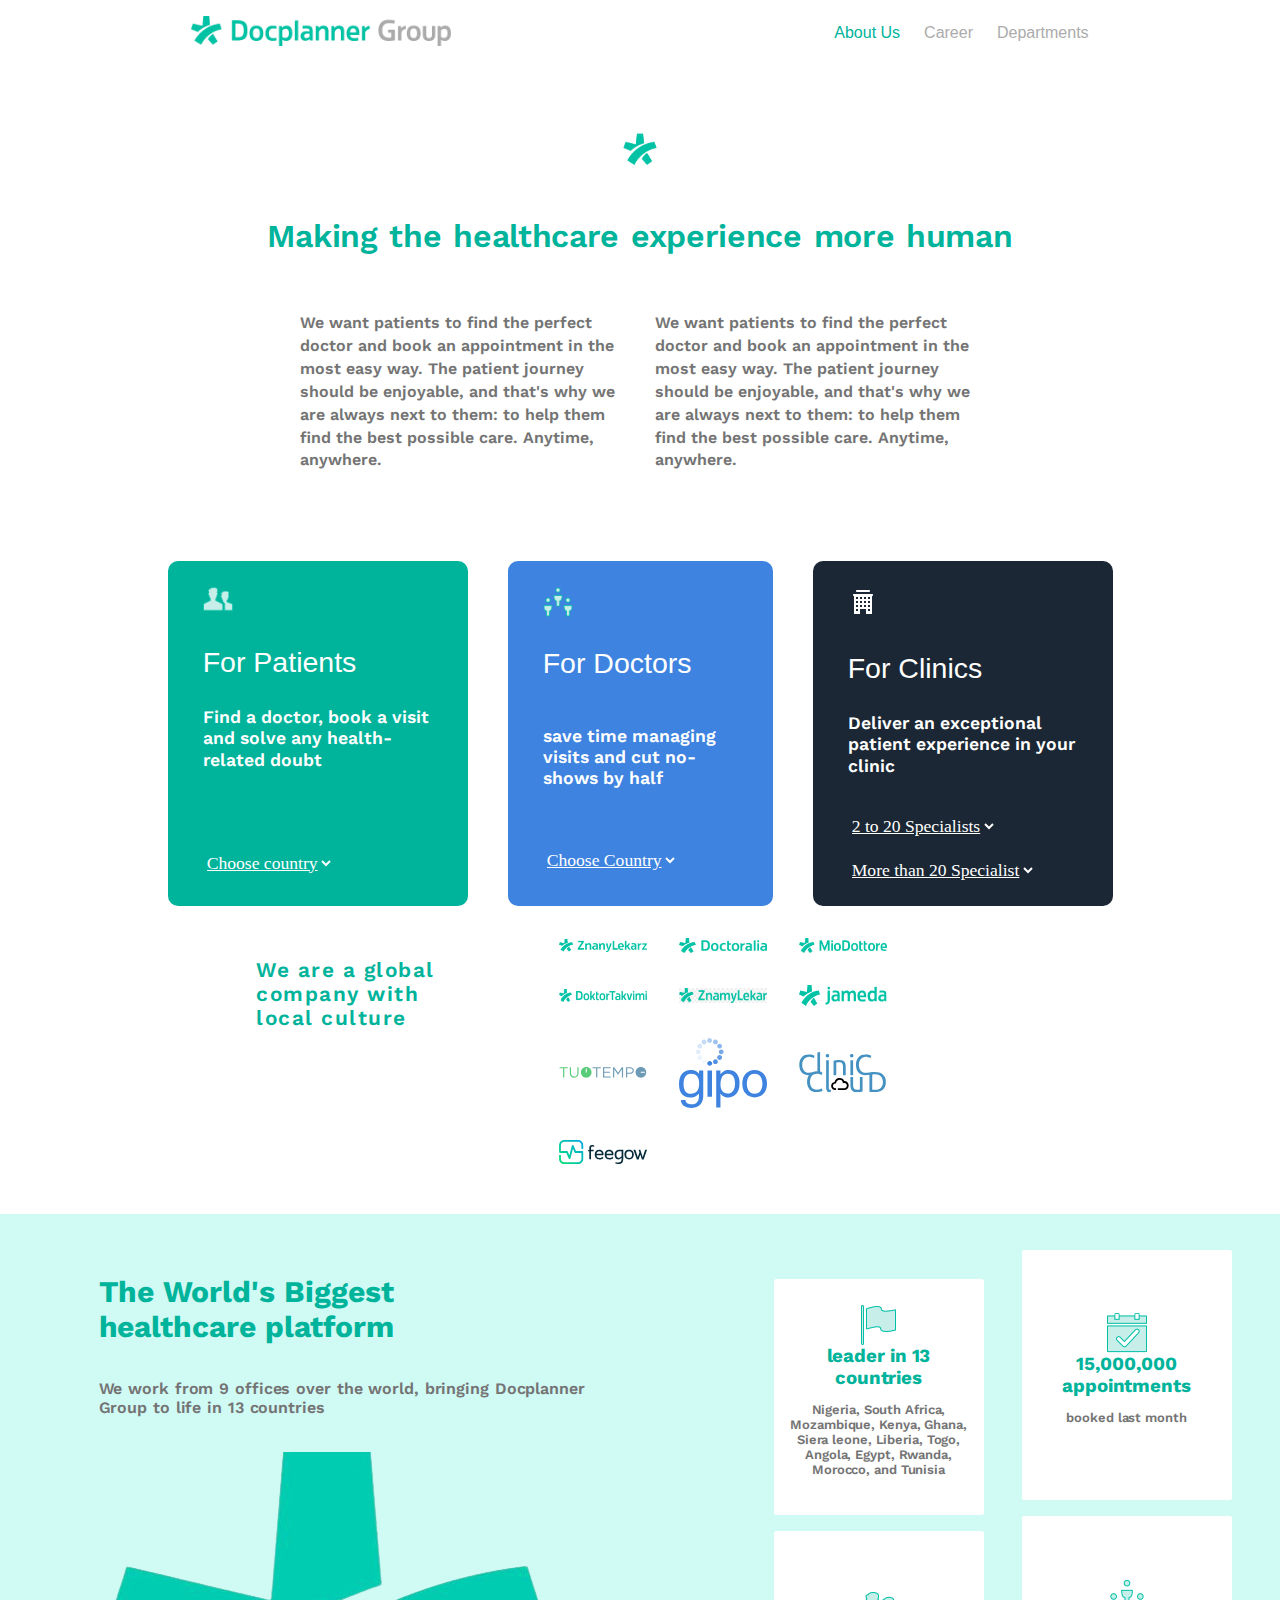
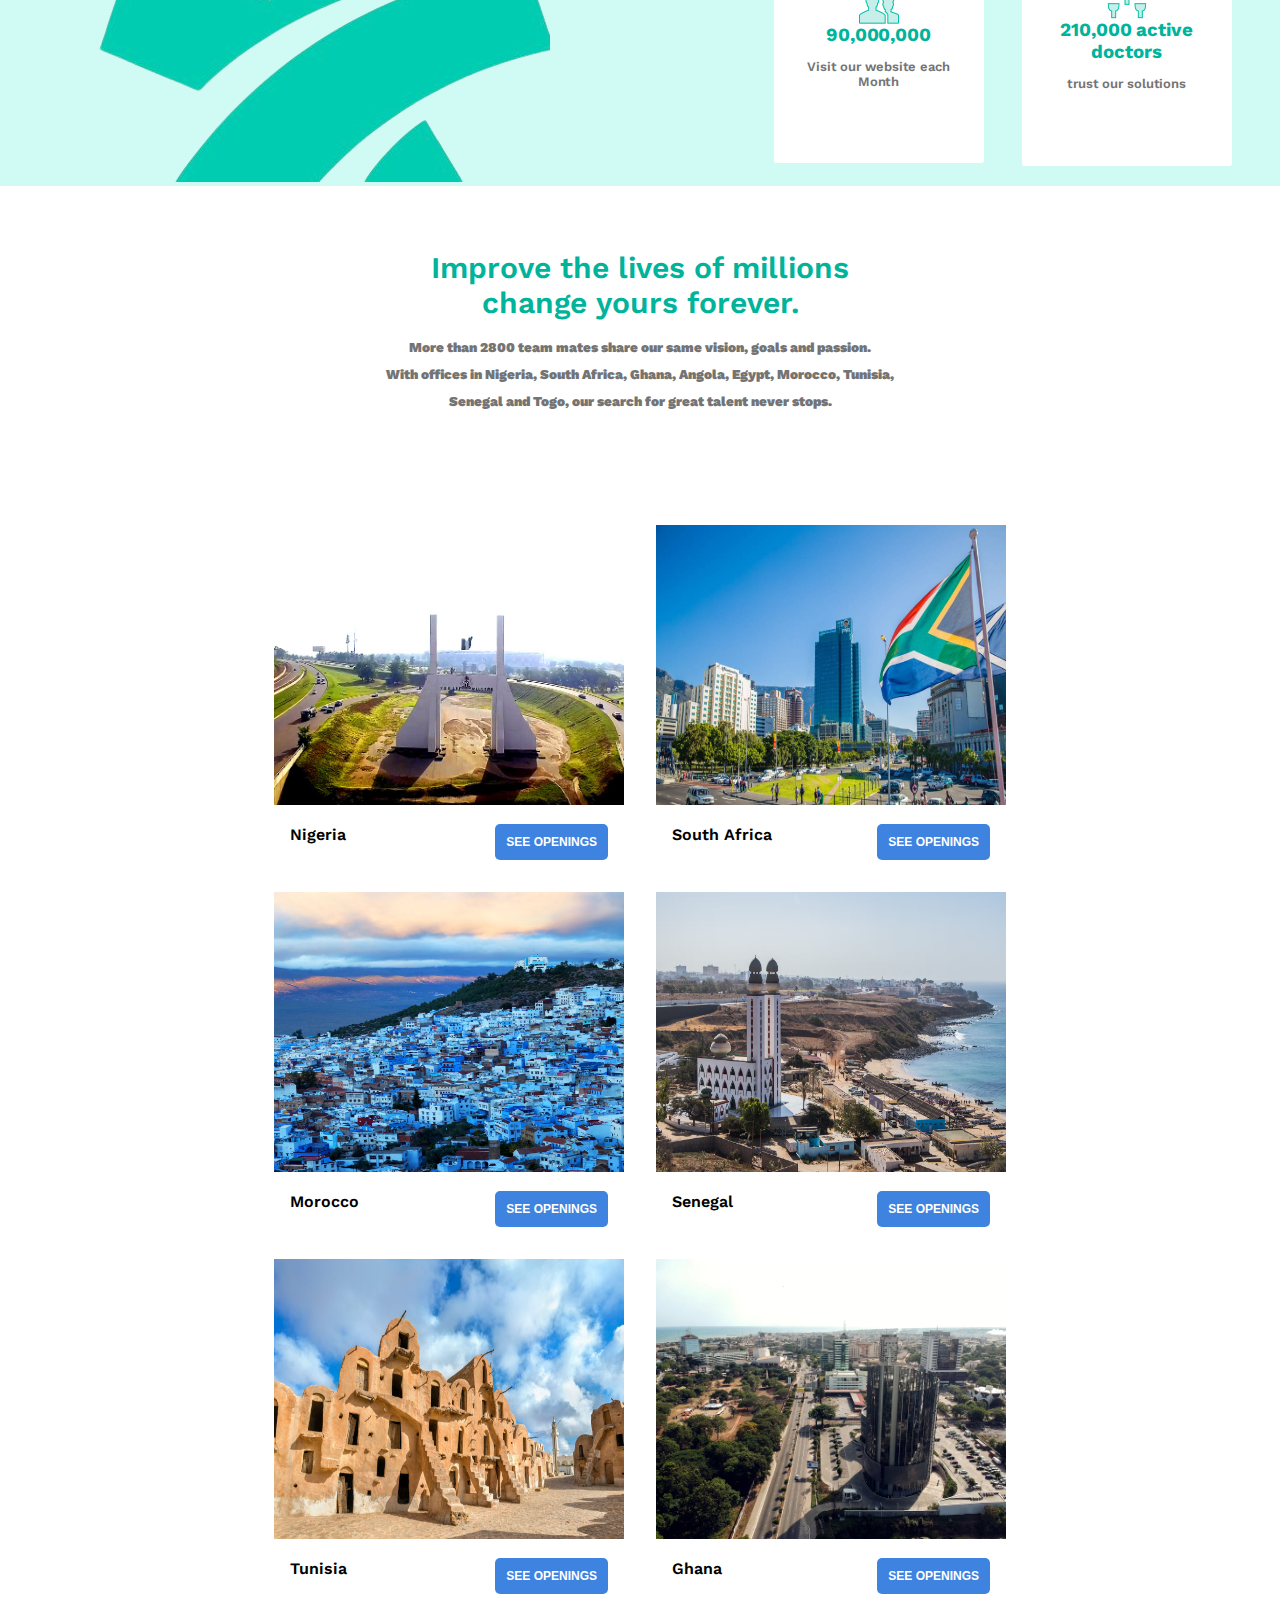
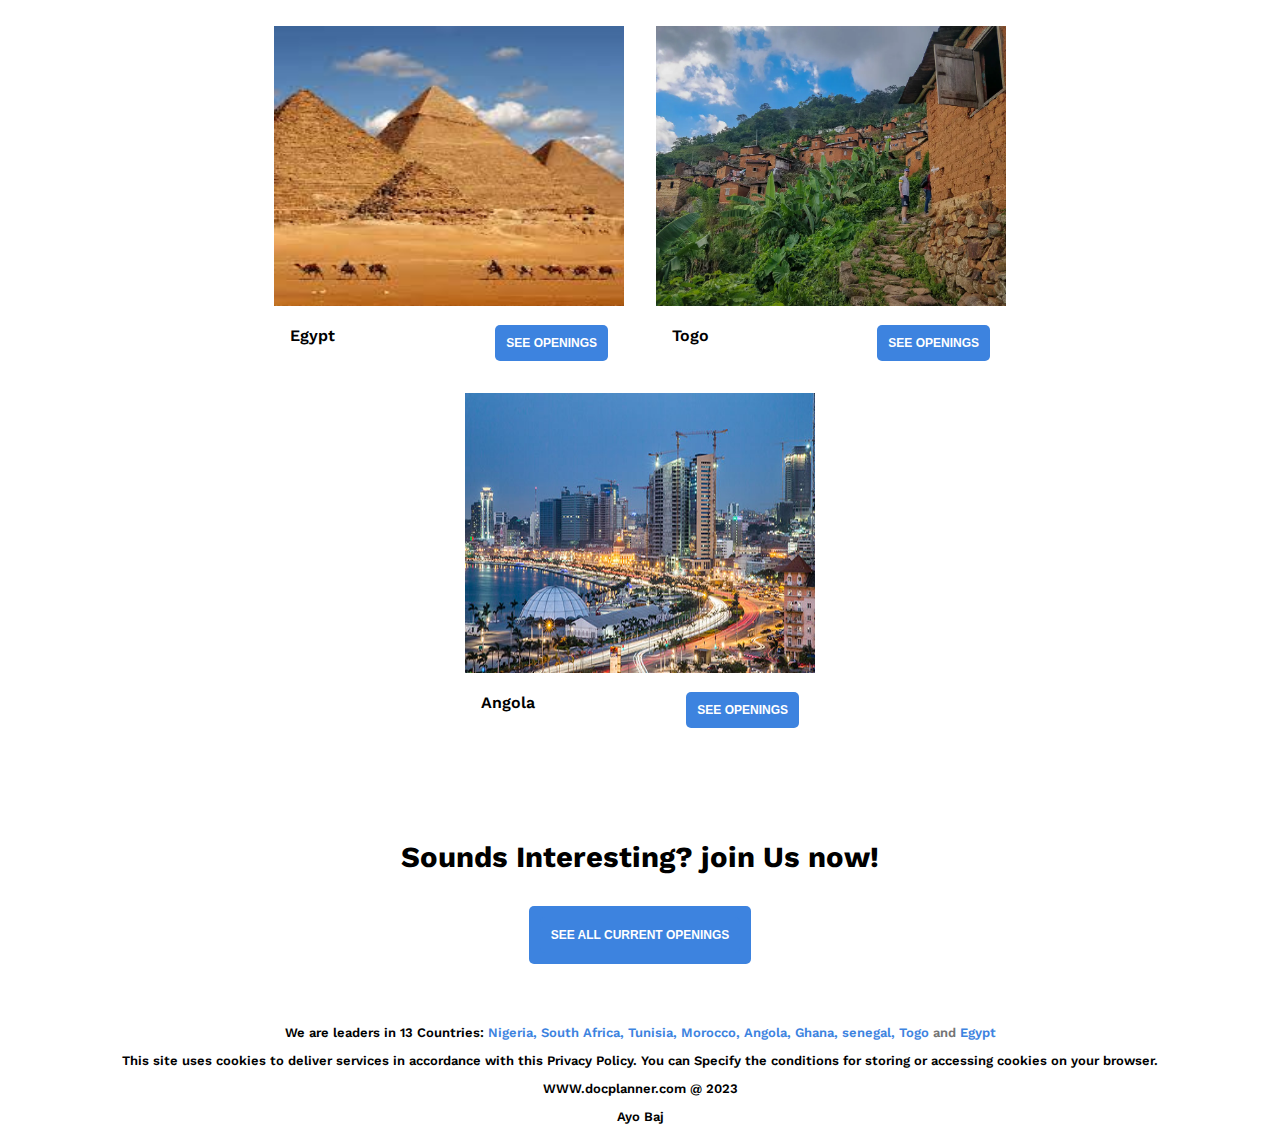
<file: index.html>
<!DOCTYPE html>
<html lang="en">
<head>
    <meta charset="UTF-8">
    <meta name="viewport" content="width=device-width, initial-scale=1.0">
    <link rel="stylesheet" href="doc.css">
    <link href="https://fonts.googleapis.com/css2?family=Poppins:wght@200;400;600&family=Work+Sans:wght@200&display=swap" rel="stylesheet">
    <title>DocPlanner</title>
</head>
<body>
    <script src="docplanner.js"></script>
    <header>
        <a href="./doc.html">
            <img src="asset/docLogo.png" id="doclogo" alt="doclogo" name="home" >
        </a>
        <div class="navoptions">
            <a id="About" href="./doc.html">About Us</a>
            <a id="Career" href="#">Career</a>
            <a id="Departments" href="#">Departments</a>
        </div>
    </header>
    <div class="sectionone">
        <img src="asset/docicon.png" alt="docicon" id="docicon">
        <p class="para1">Making the healthcare experience more human</p>

        <div class="paragraphs">
            <div class="paraone">
                <p> We want patients to find the perfect doctor and book an appointment
                    in the most easy way. The patient journey should be enjoyable, and
                    that's why we are always next to them: to help them find the best
                    possible care. Anytime, anywhere.
                </p>
            </div>

            <div class="paratwo">
                <p>
                    We want patients to find the perfect doctor and book an appointment
                    in the most easy way. The patient journey should be enjoyable, and
                    that's why we are always next to them: to help them find the best
                    possible care. Anytime, anywhere.
                </p>
            </div>
        </div>
    </div>

                                <!-- SECTION TWO -->
    <div class="sectiontwo">
        <div class="patients">
            <div class="patinfo">
                <img src="asset/patients.png" alt="patientsicon" width="30px" height="auto">
                <p class="forpatients" id="forpats">For Patients</p>
                <p>Find a doctor, book a visit and solve any health-related doubt</p><br><br><br>
            </div>
            <div class="choosecountry">
                <select name="choose country">
                    <option>Choose country</option>
                    <option value="#">Nigeria</option>
                    <option value="#">South Africa</option>
                    <option value="#">Kenya</option>
                    <option value="#">Algeria</option>
                    <option value="#">Morocco</option>
                    <option value="#">Tunisia</option>
                    <option value="#">Senegal</option>
                    <option value="#">Rwanda</option>
                </select>
            </div>
        </div>
<!-- for doctors -->

<div class="doctorinfo">
    <div class="doctor">
        <img src="asset/doctors.png" alt="doctoricon" width="30px" height="auto">
        <p class="fordoctors" id="fordocs">For Doctors</p>
        <p>save time managing visits and cut no-shows by half</p><br><br>
        <div class="choosecountry">
            <select name="choosecountry">
                    <option>Choose Country</option>
                    <option value="#">Nigeria</option>
                    <option value="#">South Africa</option>
                    <option value="#">Kenya</option>
                    <option value="#">Algeria</option>
                    <option value="#">Morocco</option>
                    <option value="#">Tunisia</option>
                    <option value="#">Senegal</option>
                    <option value="#">Rwanda</option>
            </select>
        </div>
    </div>
</div>

<!-- for clinics -->

<div class="clinicinfo">
    <div class="clinics">
        <img src="asset/icon-clinics (1).svg" alt="clinic" width="30px" height="auto">
        <p class="forclinics" id="forclics"> For Clinics</p>
        <p>Deliver an exceptional patient experience in your clinic</p><br>

        <div class="selectclinic">
            <select name="choosecountry" id="">
                <option>2 to 20 Specialists</option>
                <option value="#">Nigeria</option>
                <option value="#">South Africa</option>
                <option value="#">Kenya</option>
                <option value="#">Algeria</option>
                <option value="#">Morocco</option>
                <option value="#">Tunisia</option>
                <option value="#">Senegal</option>
                <option value="#">Rwanda</option>
            </select>
            <br><br>
            <select name="choosecountry">
                <option>More than 20 Specialist</option>
                <option value="#">Nigeria</option>
                <option value="#">South Africa</option>
                <option value="#">Kenya</option>
                <option value="#">Algeria</option>
                <option value="#">Morocco</option>
            </select>
        </div>
    </div>
</div>
    </div>
                        <!-- SECTION 3 -->
    <div class="sectionthree">
        <div class="threeimg">
            <div class="title">
                <p>We are a global company with local culture</p>
            </div>
            <div class="logosectthree">
                <img src="asset/znanylekarz.png" alt="">
                <img src="asset/Doctoralia.png" alt="">
                <img src="asset/MioDottore.png" alt="">
                <img src="asset/doktortakvimi.png" alt="">
                <img src="asset/Znamylekar.jpg" alt="" >
                <img src="asset/logo-jameda.svg" alt="" >
                <img src="asset/logo-tuotempo.svg" alt="">
                <img src="asset/logo-gipo-primary.svg" alt="" >
                <img src="asset/logo-clinicloud.svg" alt="">
                <img src="asset/logo-feegow.svg" alt="" >
            </div>
        </div>
    </div>

                        <!-- SECTION FOUR -->
    <div class="sectionfour">
        <div class="world">
            <h3>
                The World's Biggest <br> healthcare platform
            </h3>
            <br>
            <p>
                We work from 9 offices over the world, bringing Docplanner <br> Group to life in 13 countries
            </p>
            <br>
            <img class="imglogocropped" src="asset/fourthlogocropped.png" alt="fourth">
        </div>
        <div class="sectfoursecondpart">
            <div class="fandtwobox">
                <div class="firstbox">
                    <img src="asset/flag.png" alt="flag">

                    <h3>leader in 13 countries</h3>
                    <p>Nigeria, South Africa, Mozambique, Kenya, Ghana, Siera leone, Liberia, Togo, Angola, Egypt, Rwanda, Morocco, and Tunisia </p>
                </div>

                <div class="secondbox">
                    <img src="asset/patients.png" alt="Patients">

                    <h3>90,000,000</h3>
                    <p>Visit our website each Month </p>
                </div>
            </div>

            <div class="sandthreebox">
                <div class="threebox">
                    <img src="asset/visits.png" alt="">
                    <h3>15,000,000 appointments</h3>
                    <p>booked last month</p>
                </div>

                <div class="fourbox">
                    <img src="asset/doctors.png" alt="">
                    <h3>210,000 active doctors</h3>
                    <p>trust our solutions</p>
                </div>
            </div>
        </div>
    </div>

                        <!-- SECTION FIVE -->

    <div class="sectfive">
        <div class="improve">
            <h3>Improve the lives of millions <br> change yours forever.</h3>
            <p>More than 2800 team mates share our same vision, goals and passion. <br>
                With offices in Nigeria, South Africa, Ghana, Angola, Egypt, Morocco, Tunisia,<br>
                Senegal and Togo, our search for great talent never stops.</p>
        </div>
    </div>

                        <!-- SECTION SIX -->
<div class="secsix">
    <div class="locations">
        <div class="countries">
            <img src="asset/abujagate.jpg" alt="nigeria" width="350px" height="280px">
            <div class="openings">
                <p>Nigeria</p>
                <button>SEE OPENINGS</button>
            </div>
        </div>

        <div class="countries">
            <img src="asset/cape town.jpeg" alt="southafrica" width="350px" height="280px">
            <div class="openings">
                <p>South Africa</p>
                <button>SEE OPENINGS</button>
            </div>
        </div>

        <div class="countries">
            <img src="asset/Moroccowebp.webp" alt="southafrica" width="350px" height="280px">
            <div class="openings">
                <p>Morocco</p>
                <button>SEE OPENINGS</button>
            </div>
        </div>

        <div class="countries">
            <img src="asset/senegal.avif" alt="southafrica" width="350px" height="280px">
            <div class="openings">
                <p>Senegal</p>
                <button>SEE OPENINGS</button>
            </div>
        </div>

        <div class="countries">
            <img src="asset/tunisia.jpg" alt="southafrica" width="350px" height="280px">
            <div class="openings">
                <p>Tunisia</p>
                <button>SEE OPENINGS</button>
            </div>
        </div>

        <div class="countries">
            <img src="asset/Ghana.webp" alt="southafrica" width="350px" height="280px">
            <div class="openings">
                <p>Ghana</p>
                <button>SEE OPENINGS</button>
            </div>
        </div>

        <div class="countries">
            <img src="asset/egypt.jpeg" alt="southafrica" width="350px" height="280px">
            <div class="openings">
                <p>Egypt</p>
                <button>SEE OPENINGS</button>
            </div>
        </div>

        <div class="countries">
            <img src="asset/Togo.webp" alt="southafrica" width="350px" height="280px">
            <div class="openings">
                <p>Togo</p>
                <button>SEE OPENINGS</button>
            </div>
        </div>

        <div class="countries">
            <img src="asset/angola.jpg" alt="southafrica" width="350px" height="280px">
            <div class="openings">
                <p>Angola</p>
                <button>SEE OPENINGS</button>
            </div>
        </div>
    </div>

    <div class="sectseven">
        <div class="sound">
            <h3>Sounds Interesting? join Us now!</h3>
        </div>
        <div class="button">
                <button>SEE ALL CURRENT OPENINGS</button>
            </div>
        <div class="leaders">
            <p>We are leaders in 13 Countries: <span>Nigeria, South Africa, Tunisia, Morocco, Angola, Ghana, senegal, Togo <span class="sp"> and </span> Egypt</span> </p>
            <p>This site uses cookies to deliver services in accordance with this Privacy Policy. You can Specify the conditions for storing or accessing cookies on your browser.</p>
            <p>WWW.docplanner.com @ 2023</p>
            <p>Ayo Baj</p>
        </div>
    </div>

</div>
</body>
</html>
</file>
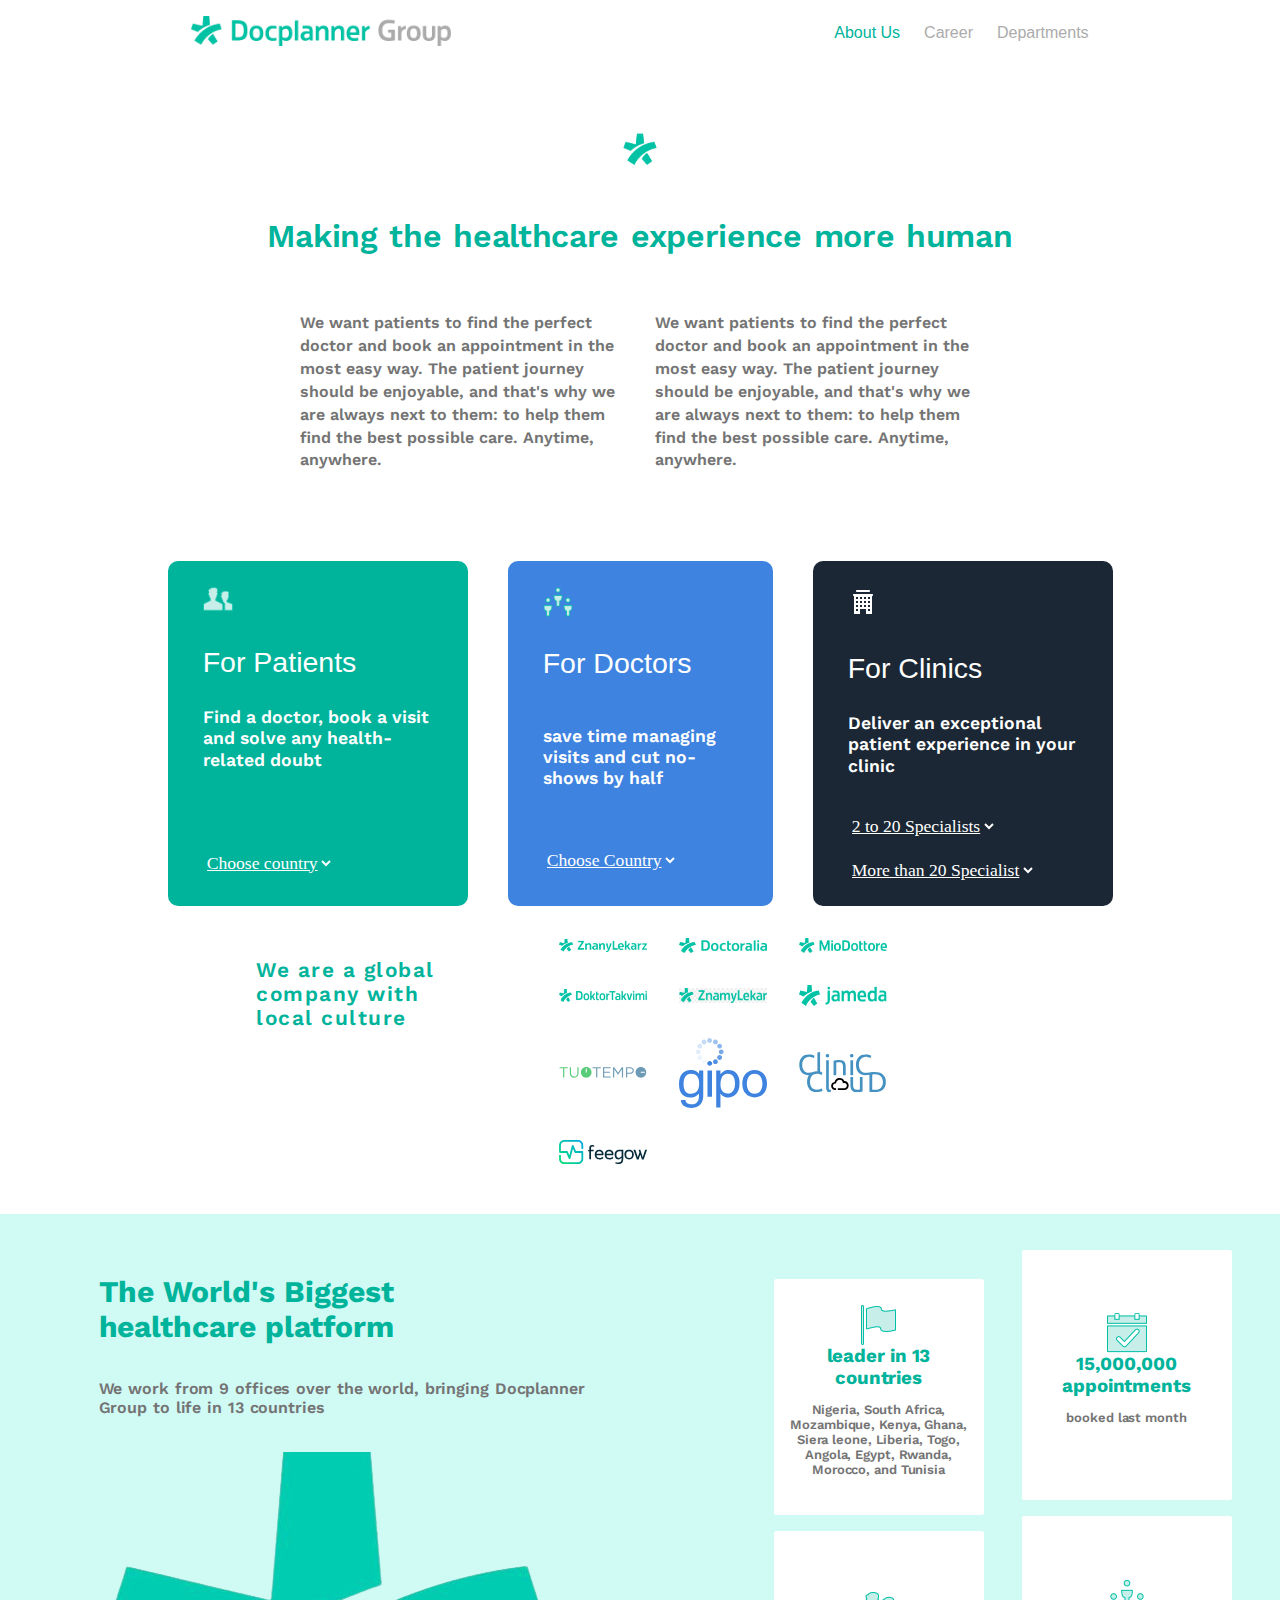
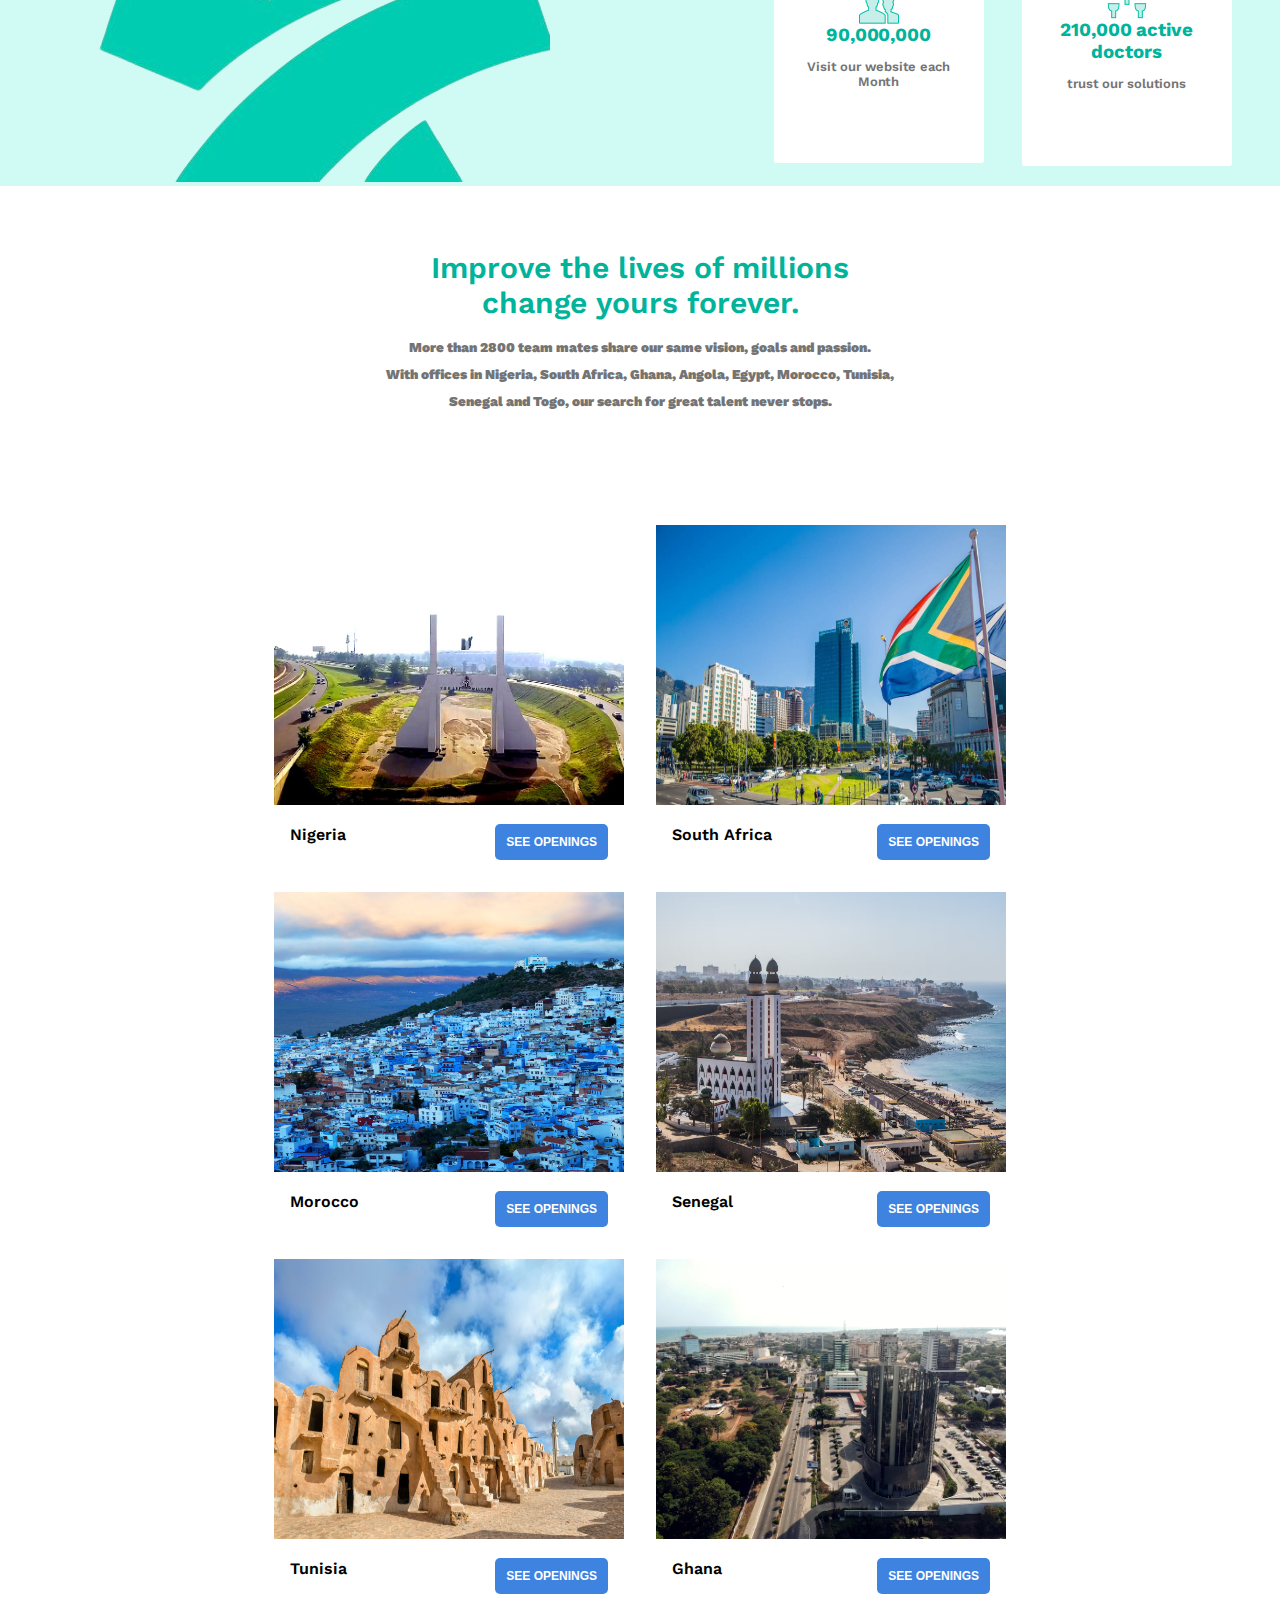
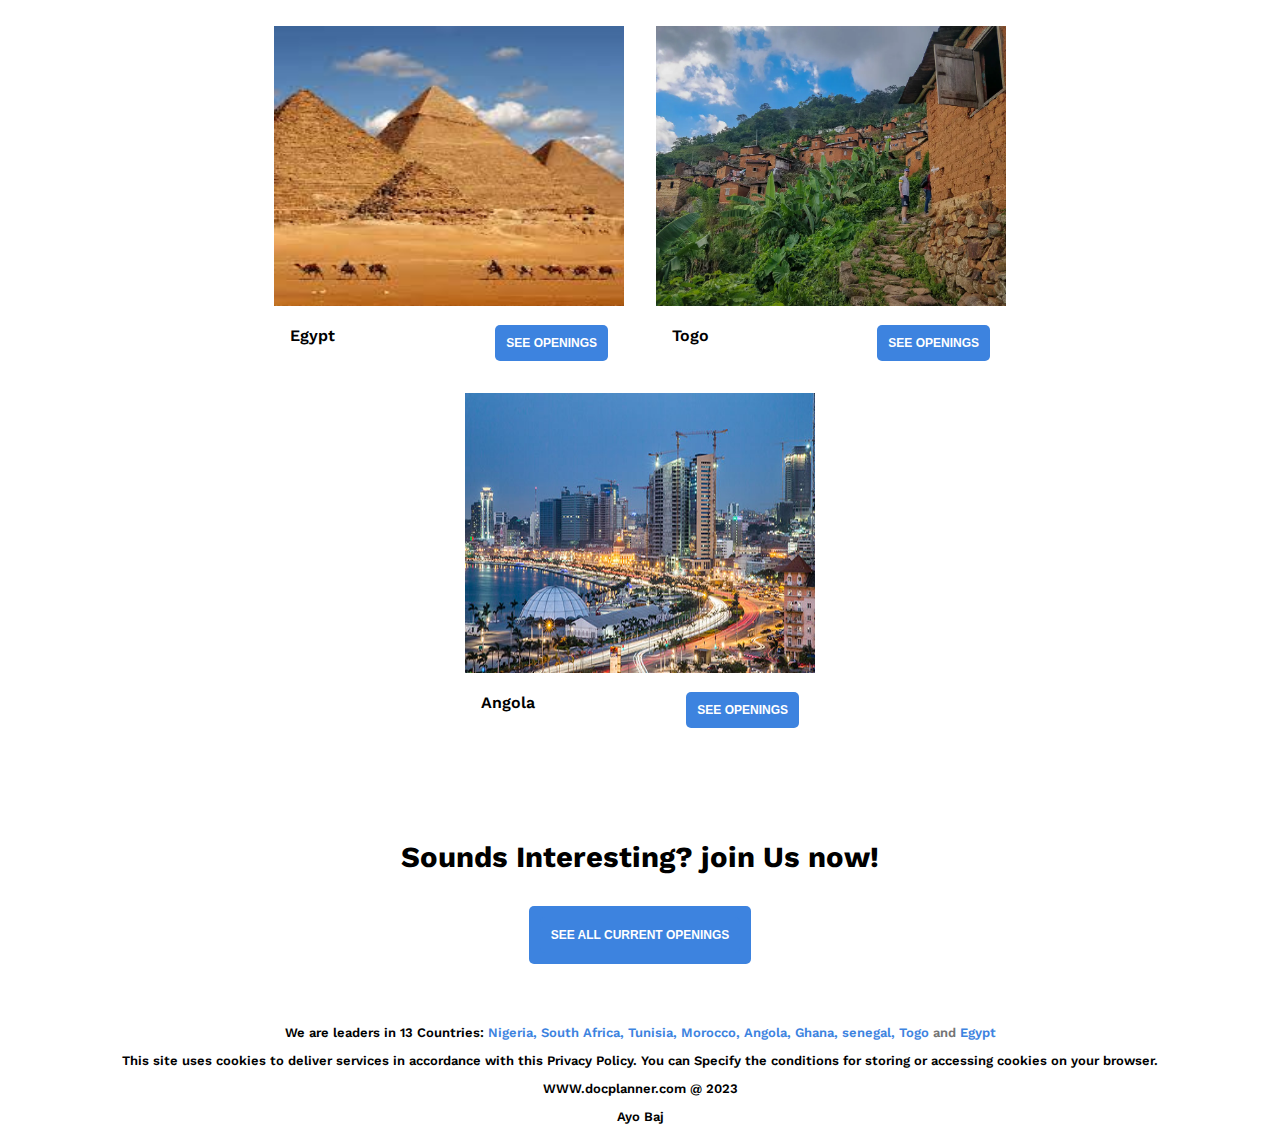
<file: doc.html>
<!DOCTYPE html>
<html lang="en">
<head>
    <meta charset="UTF-8">
    <meta name="viewport" content="width=device-width, initial-scale=1.0">
    <link rel="stylesheet" href="doc.css">
    <link href="https://fonts.googleapis.com/css2?family=Poppins:wght@200;400;600&family=Work+Sans:wght@200&display=swap" rel="stylesheet">
    <title>DocPlanner</title>
</head>
<body>
    <header>
        <a href="./doc.html">
            <img src="asset/docLogo.png" id="doclogo" alt="doclogo" name="home" >
        </a>
        <div class="navoptions">
            <a id="About" href="./doc.html">About Us</a>
            <a id="Career" href="#">Career</a>
            <a id="Departments" href="#">Departments</a>
        </div>
    </header>
    <div class="sectionone">
        <img src="asset/docicon.png" alt="docicon" id="docicon">
        <p class="para1">Making the healthcare experience more human</p>

        <div class="paragraphs">
            <div class="paraone">
                <p> We want patients to find the perfect doctor and book an appointment
                    in the most easy way. The patient journey should be enjoyable, and
                    that's why we are always next to them: to help them find the best
                    possible care. Anytime, anywhere.
                </p>
            </div>

            <div class="paratwo">
                <p>
                    We want patients to find the perfect doctor and book an appointment
                    in the most easy way. The patient journey should be enjoyable, and
                    that's why we are always next to them: to help them find the best
                    possible care. Anytime, anywhere.
                </p>
            </div>
        </div>
    </div>

                                <!-- SECTION TWO -->
    <div class="sectiontwo">
        <div class="patients">
            <div class="patinfo">
                <img src="asset/patients.png" alt="patientsicon" width="30px" height="auto">
                <p class="forpatients" id="forpats">For Patients</p>
                <p>Find a doctor, book a visit and solve any health-related doubt</p><br><br><br>
            </div>
            <div class="choosecountry">
                <select name="choose country">
                    <option>Choose country</option>
                    <option value="#">Nigeria</option>
                    <option value="#">South Africa</option>
                    <option value="#">Kenya</option>
                    <option value="#">Algeria</option>
                    <option value="#">Morocco</option>
                    <option value="#">Tunisia</option>
                    <option value="#">Senegal</option>
                    <option value="#">Rwanda</option>
                </select>
            </div>
        </div>
<!-- for doctors -->

<div class="doctorinfo">
    <div class="doctor">
        <img src="asset/doctors.png" alt="doctoricon" width="30px" height="auto">
        <p class="fordoctors" id="fordocs">For Doctors</p>
        <p>save time managing visits and cut no-shows by half</p><br><br>
        <div class="choosecountry">
            <select name="choosecountry">
                    <option>Choose Country</option>
                    <option value="#">Nigeria</option>
                    <option value="#">South Africa</option>
                    <option value="#">Kenya</option>
                    <option value="#">Algeria</option>
                    <option value="#">Morocco</option>
                    <option value="#">Tunisia</option>
                    <option value="#">Senegal</option>
                    <option value="#">Rwanda</option>
            </select>
        </div>
    </div>
</div>

<!-- for clinics -->

<div class="clinicinfo">
    <div class="clinics">
        <img src="asset/icon-clinics (1).svg" alt="clinic" width="30px" height="auto">
        <p class="forclinics" id="forclics"> For Clinics</p>
        <p>Deliver an exceptional patient experience in your clinic</p><br>

        <div class="selectclinic">
            <select name="choosecountry" id="">
                <option>2 to 20 Specialists</option>
                <option value="#">Nigeria</option>
                <option value="#">South Africa</option>
                <option value="#">Kenya</option>
                <option value="#">Algeria</option>
                <option value="#">Morocco</option>
                <option value="#">Tunisia</option>
                <option value="#">Senegal</option>
                <option value="#">Rwanda</option>
            </select>
            <br><br>
            <select name="choosecountry">
                <option>More than 20 Specialist</option>
                <option value="#">Nigeria</option>
                <option value="#">South Africa</option>
                <option value="#">Kenya</option>
                <option value="#">Algeria</option>
                <option value="#">Morocco</option>
            </select>
        </div>
    </div>
</div>
    </div>
                        <!-- SECTION 3 -->
    <div class="sectionthree">
        <div class="threeimg">
            <div class="title">
                <p>We are a global company with local culture</p>
            </div>
            <div class="logosectthree">
                <img src="asset/znanylekarz.png" alt="">
                <img src="asset/Doctoralia.png" alt="">
                <img src="asset/MioDottore.png" alt="">
                <img src="asset/doktortakvimi.png" alt="">
                <img src="asset/Znamylekar.jpg" alt="" >
                <img src="asset/logo-jameda.svg" alt="" >
                <img src="asset/logo-tuotempo.svg" alt="">
                <img src="asset/logo-gipo-primary.svg" alt="" >
                <img src="asset/logo-clinicloud.svg" alt="">
                <img src="asset/logo-feegow.svg" alt="" >
            </div>
        </div>
    </div>

                        <!-- SECTION FOUR -->
    <div class="sectionfour">
        <div class="world">
            <h3>
                The World's Biggest <br> healthcare platform
            </h3>
            <br>
            <p>
                We work from 9 offices over the world, bringing Docplanner <br> Group to life in 13 countries
            </p>
            <br>
            <img class="imglogocropped" src="asset/fourthlogocropped.png" alt="fourth">
        </div>
        <div class="sectfoursecondpart">
            <div class="fandtwobox">
                <div class="firstbox">
                    <img src="asset/flag.png" alt="flag">

                    <h3>leader in 13 countries</h3>
                    <p>Nigeria, South Africa, Mozambique, Kenya, Ghana, Siera leone, Liberia, Togo, Angola, Egypt, Rwanda, Morocco, and Tunisia </p>
                </div>

                <div class="secondbox">
                    <img src="asset/patients.png" alt="Patients">

                    <h3>90,000,000</h3>
                    <p>Visit our website each Month </p>
                </div>
            </div>

            <div class="sandthreebox">
                <div class="threebox">
                    <img src="asset/visits.png" alt="">
                    <h3>15,000,000 appointments</h3>
                    <p>booked last month</p>
                </div>

                <div class="fourbox">
                    <img src="asset/doctors.png" alt="">
                    <h3>210,000 active doctors</h3>
                    <p>trust our solutions</p>
                </div>
            </div>
        </div>
    </div>

                        <!-- SECTION FIVE -->

    <div class="sectfive">
        <div class="improve">
            <h3>Improve the lives of millions <br> change yours forever.</h3>
            <p>More than 2800 team mates share our same vision, goals and passion. <br>
                With offices in Nigeria, South Africa, Ghana, Angola, Egypt, Morocco, Tunisia,<br>
                Senegal and Togo, our search for great talent never stops.</p>
        </div>
    </div>

                        <!-- SECTION SIX -->
<div class="secsix">
    <div class="locations">
        <div class="countries">
            <img src="asset/abujagate.jpg" alt="nigeria" width="350px" height="280px">
            <div class="openings">
                <p>Nigeria</p>
                <button>SEE OPENINGS</button>
            </div>
        </div>

        <div class="countries">
            <img src="asset/cape town.jpeg" alt="southafrica" width="350px" height="280px">
            <div class="openings">
                <p>South Africa</p>
                <button>SEE OPENINGS</button>
            </div>
        </div>

        <div class="countries">
            <img src="asset/Moroccowebp.webp" alt="southafrica" width="350px" height="280px">
            <div class="openings">
                <p>Morocco</p>
                <button>SEE OPENINGS</button>
            </div>
        </div>

        <div class="countries">
            <img src="asset/senegal.avif" alt="southafrica" width="350px" height="280px">
            <div class="openings">
                <p>Senegal</p>
                <button>SEE OPENINGS</button>
            </div>
        </div>

        <div class="countries">
            <img src="asset/tunisia.jpg" alt="southafrica" width="350px" height="280px">
            <div class="openings">
                <p>Tunisia</p>
                <button>SEE OPENINGS</button>
            </div>
        </div>

        <div class="countries">
            <img src="asset/Ghana.webp" alt="southafrica" width="350px" height="280px">
            <div class="openings">
                <p>Ghana</p>
                <button>SEE OPENINGS</button>
            </div>
        </div>

        <div class="countries">
            <img src="asset/egypt.jpeg" alt="southafrica" width="350px" height="280px">
            <div class="openings">
                <p>Egypt</p>
                <button>SEE OPENINGS</button>
            </div>
        </div>

        <div class="countries">
            <img src="asset/Togo.webp" alt="southafrica" width="350px" height="280px">
            <div class="openings">
                <p>Togo</p>
                <button>SEE OPENINGS</button>
            </div>
        </div>

        <div class="countries">
            <img src="asset/angola.jpg" alt="southafrica" width="350px" height="280px">
            <div class="openings">
                <p>Angola</p>
                <button>SEE OPENINGS</button>
            </div>
        </div>
    </div>

    <div class="sectseven">
        <div class="sound">
            <h3>Sounds Interesting? join Us now!</h3>
        </div>
        <div class="button">
                <button>SEE ALL CURRENT OPENINGS</button>
            </div>
        <div class="leaders">
            <p>We are leaders in 13 Countries: <span>Nigeria, South Africa, Tunisia, Morocco, Angola, Ghana, senegal, Togo <span class="sp"> and </span> Egypt</span> </p>
            <p>This site uses cookies to deliver services in accordance with this Privacy Policy. You can Specify the conditions for storing or accessing cookies on your browser.</p>
            <p>WWW.docplanner.com @ 2023</p>
            <p>Ayo Baj</p>
        </div>
    </div>

</div>
</body>
</html>
</file>
<file: doc.css>
*{
    margin: 0;
    padding: 0;
    box-sizing: border-box;
}
body{
    background-color: white;
}
header{
    display: flex;
    align-items: center;
    justify-content: space-around;
    padding: 1rem 0;
}
#doclogo{
    width: 260px;
}
.navoptions{
    list-style: none;
    display: flex;
    gap: 1.5rem;
    font-size: 16px;
    font-weight: 500;
    font-family: "Helvetica Neue",Helvetica,Arial,sans-serif;
}
#Career, #Departments{
    text-decoration: none;
    color: #ababab;
}
#About{
    text-decoration: none;
    color: #00b39b;
}

                    /*SECTION ONE */

#docicon{
    width: 40px;
    height: 40px;
}
.para1{
    color: #00b39b;
    font-family: Work Sans, Arial, sans-serif;
    font-size: 2rem;
    padding-top: 1rem;
    letter-spacing: -0.3px;
    word-spacing: 2px;
    font-weight: 600;
}
.sectionone{
    display: flex;
    flex-direction: column;
    align-items: center;
    margin-top: 3.9rem;
    margin-bottom: 3.9rem;
}
.paragraphs{
    display: flex;
    align-items: center;
    justify-content: space-between;
    padding-top: 0.6rem;
    padding-left: 300px;
    padding-right: 300px;
    width: 100%;
    color: #747474;
    line-height: 1.42857143;
    font-size: 16px;
}
.paraone{
    padding-right: 30px;
    display: block;
    font-size: 1rem;
    margin: 0 0 10px;
    font-weight: 900;
}
.paratwo{
    display: block;
    font-size: 1rem;
    margin: 0 0 10px;
    font-weight: 900;
}

                /* SECTION TWO */
.sectiontwo{
    display: flex;
    justify-content: center;
    align-items: center;
    gap: 2.5rem;
    width: 100%;
    font-size: 1.1em;
    line-height: 1.2;
    font-weight: 300;
    padding: 0 20px;
}
.patients{
    display: flex;
    flex-direction: column;
    background-color: #00b39b;
    padding: 1.5em 2em 0;
    height: 345px;
    border-radius: 10px;
    width: 300px;
    color: #fff;
}
.patients #forpats, .doctorinfo #fordocs, .clinics #forclics{
    font-size: 1.62em;
    font-weight: 400;
    columns: #fff;
    font-family: sans-serif, Arial, Work Sans;
}
p{
        display: block;
        margin-block-start: 1em;
        margin-block-end: 1em;
        font-family: Work Sans, Arial, Sans-serif;
        margin-inline-start: 0px;
        margin-inline-end: 0px;
        font-weight: 600;
        font-size: 1em;
}


.doctor{
    display: flex;
    flex-direction: column;
    background: #3d83df;
    height: 345px;
    width: 265px;
    padding: 1.5em 2em 0;
    border-radius: 10px;
    color: #fff;
}
.clinicinfo{
    background: #1b2734;
    display: flex;
    flex-direction: column;
    height: 345px;
    width: 300px;
    padding: 1.5em 2em 0;
    border-radius: 10px;
    color: #fff;
}
option{
    font-weight: normal;

}
.patients select{
    background-color: #00b39b;
    text-decoration: underline;
    border: none;
    color: inherit;
    font: inherit;
}
.doctor select{
    background-color: #3d83df;
    text-decoration: underline;
    border: none;
    color: inherit;
    font: inherit;
}
.clinics select{
    background-color: #1b2734;
    text-decoration: underline;
    border: none;
    color: inherit;
    font: inherit;
}

                    /* SECTION 3 */
.sectionthree{
    display: flex;
    width: 100%;
    justify-content: center;
    align-items: center;
}
.threeimg{
    display: flex;
    width: 60%;
    margin-top: 2rem;
}
.title p{
    font-size: 1.3rem;
    color: #00b39b;
    padding-right: 0.7em;
    font-family: Work Sans, Arial, Sans-serif;
    letter-spacing: 1.5px;
}
.logosectthree{
    display: flex;
    gap: 2rem;
    flex-wrap: wrap;
    padding-left: 6.8rem;
    padding-right: 1.8em;
}
.logosectthree img{
    object-fit: contain;
    width: 5.5rem;
    vertical-align: middle;
    border: 0;
    overflow-clip-margin: content-box;
    overflow: clip;
}
                /* SECTION FOUR */
.sectionfour{
    display: flex;
    align-items: center;
    justify-content: center;
    background-color: #D0FAF4;
    margin-top: 50px;
    font-family: Work Sans, Arial, Sans-serif;
    color: #00b39b;
    padding-left: 50px;
    letter-spacing: -0.1px;
}
.world{
    padding-top: 60px;
    font-weight: 600;
    padding-right: 10rem;
    word-spacing: 1px;
    font-size: 16px;
}
.world h3{
    font-size: 30px;
}
.imglogocropped{
    padding-right: 3rem;
}
.sectionfour p{
    color: #747474;
    font-size: 16px;
}
.sectfoursecondpart{
    display: flex;
    margin-left: 1rem;
}
.fandtwobox{
    display: flex;
    flex-direction: column;
    height: 500px;
    width: 200px;
    justify-content:space-around;
    margin-top: 1.8rem;
}
.firstbox{
    display: flex;
    flex-direction: column;
    background-color: #fff;
    border: 1px solid white;
    border-radius: 2px;
    width: 210px;
    height: 260px;
    align-items: center;
    padding: 13px;
    justify-content: center;
    text-align: center;
    margin-bottom: 1rem;
    margin-top: 1rem;
}
.firstbox p, .secondbox p, .threebox p, .fourbox p{
    font-size: 0.8125em;
    font-weight: 600;
    /* font-family: Roboto, Arial, sans-serif; */
    color: #747474;
}
.secondbox{
    display: flex;
    flex-direction: column;
    background-color: #fff;
    border: 1px solid white;
    border-radius: 2px;
    width: 210px;
    height: 255px;
    align-items: center;
    padding: 13px;
    justify-content: center;
    text-align: center;
}
.sandthreebox{
    margin-left: 3rem;
    justify-content:space-around;
}
.threebox{
    display: flex;
    flex-direction: column;
    background-color: #fff;
    border: 1px solid white;
    border-radius: 2px;
    width: 210px;
    height: 250px;
    align-items: center;
    padding: 13px;
    justify-content: center;
    text-align: center;
    margin-bottom: 1rem;
    margin-top: 1rem;
}
.fourbox{
    display: flex;
    flex-direction: column;
    background-color: #fff;
    border: 1px solid white;
    border-radius: 2px;
    width: 210px;
    height: 250px;
    align-items: center;
    padding: 13px;
    justify-content: center;
    text-align: center;
}
                /* SECTION FIVE */
.sectfive{
    display: flex;
    flex-direction: column;
    /* align-items: center;
    justify-content: center; */
    margin-top: 4rem;
    font-family: Work Sans, Arial, Sans-serif;
}
.improve h3{
    text-align: center;
    color: #00b39b;
    font-weight: 600;
    font-size: 30px;
}
.improve p{
    text-align: center;
    color: #747474;
    line-height: 1.7rem;
    font-size: 13.5px;
    font-weight: 900;
}

                    /* SECTION SIX */
.openings{
    display: flex;
    align-items: end;
    border-radius: 1em;
    justify-content: space-between;
    padding-left: 1rem;
    padding-right: 1rem;
    
}
button{
background-color: #3d83df;
border-radius: 5px;
color: #fff;
border: 1px solid transparent;
padding: 10px 10px;
font-weight: 700;
font-family: Roboto, Arial, sans-serif;
font-size: 12px;
height: fit-content;
text-align: center;
}
.countries{
    width: fit-content;
}
.locations{
    display: flex;
    flex-wrap: wrap;
    justify-content: center;
    gap: 2rem;
    margin-top: 6rem;
    margin-left: 9rem;
    margin-right: 9rem;
}
div .button{
background-color: #3d83df;
border-radius: 5px;
color: #fff;
border: 1px solid transparent;
padding: 10px 10px;
font-weight: 700;
font-family: Roboto, Arial, sans-serif;
font-size: 12px;
height: fit-content;
text-align: center;
margin-top: 2rem;
}
.sectseven{
    display: flex;
    flex-direction: column;
    align-items: center;
    margin-top: 7rem;
}
.sound{
    text-align: center;
    font-family: Work Sans, Arial, Sans-serif;
    color: black;
    font-size: 25px;
    font-weight: 100;
}
.leaders{
    padding-top: 3rem;
    text-align: center;
    font-size: 13px;
}
span{
    color: #3d83df;
}
span.sp{
    color: #747474;
}
</file>
